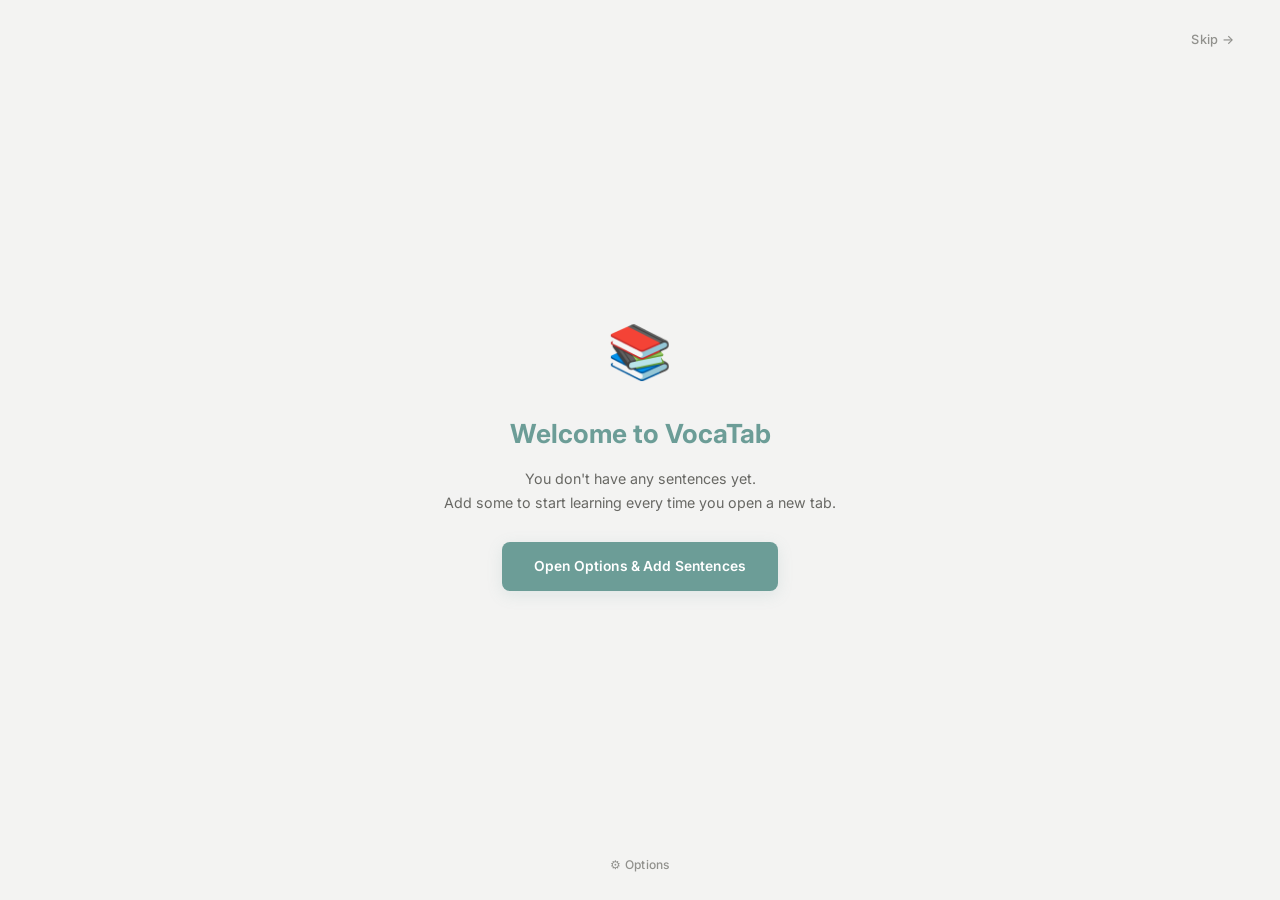
<file: new-tab/index.html>
<!DOCTYPE html>
<html lang="en">
<head>
  <meta charset="UTF-8">
  <meta name="viewport" content="width=device-width, initial-scale=1.0">
  <title>VocaTab — New Tab</title>
  <link rel="preconnect" href="https://fonts.googleapis.com">
  <link rel="preconnect" href="https://fonts.gstatic.com" crossorigin>
  <link href="https://fonts.googleapis.com/css2?family=Inter:wght@300;400;500;600;700;800&display=swap" rel="stylesheet">
  <link rel="stylesheet" href="quiz.css">
</head>
<body>
  <!-- ─── Skip Link ─── -->
  <a href="#" id="skip-link" class="skip-link" title="Open a blank new tab">Skip →</a>

  <!-- ─── Main Quiz Container ─── -->
  <main id="quiz-container" class="quiz-container">
    <!-- Streak badge -->
    <div id="streak-badge" class="streak-badge" style="display:none;">
      <span class="streak-icon">🔥</span>
      <span id="streak-count">0</span> day streak
    </div>

    <!-- Language label -->
    <p id="lang-label" class="lang-label"></p>

    <!-- Prompt card -->
    <div id="card" class="card">
      <p id="prompt-text" class="prompt-text"></p>
      <div id="answer-section" class="answer-section" style="display:none;">
        <div class="divider"></div>
        <p id="answer-text" class="answer-text"></p>
      </div>
    </div>

    <!-- Action buttons -->
    <div id="actions-reveal" class="actions">
      <button id="btn-reveal" class="btn btn-primary">Show Answer</button>
    </div>

    <div id="actions-grade" class="actions" style="display:none;">
      <button id="btn-correct" class="btn btn-success">Got it ✓</button>
      <button id="btn-missed" class="btn btn-danger">Missed it ✗</button>
    </div>

    <!-- Sentence count -->
    <p id="sentence-count" class="sentence-count"></p>
  </main>

  <!-- ─── Empty State ─── -->
  <div id="empty-state" class="empty-state" style="display:none;">
    <div class="empty-icon">📚</div>
    <h1>Welcome to VocaTab</h1>
    <p>You don't have any sentences yet.<br>Add some to start learning every time you open a new tab.</p>
    <a id="open-options" class="btn btn-primary" href="#">Open Options & Add Sentences</a>
  </div>

  <!-- ─── Footer ─── -->
  <footer class="footer">
    <a id="footer-options" href="#">⚙ Options</a>
  </footer>

  <script src="../shared/db.js"></script>
  <script src="quiz.js"></script>
</body>
</html>
</file>
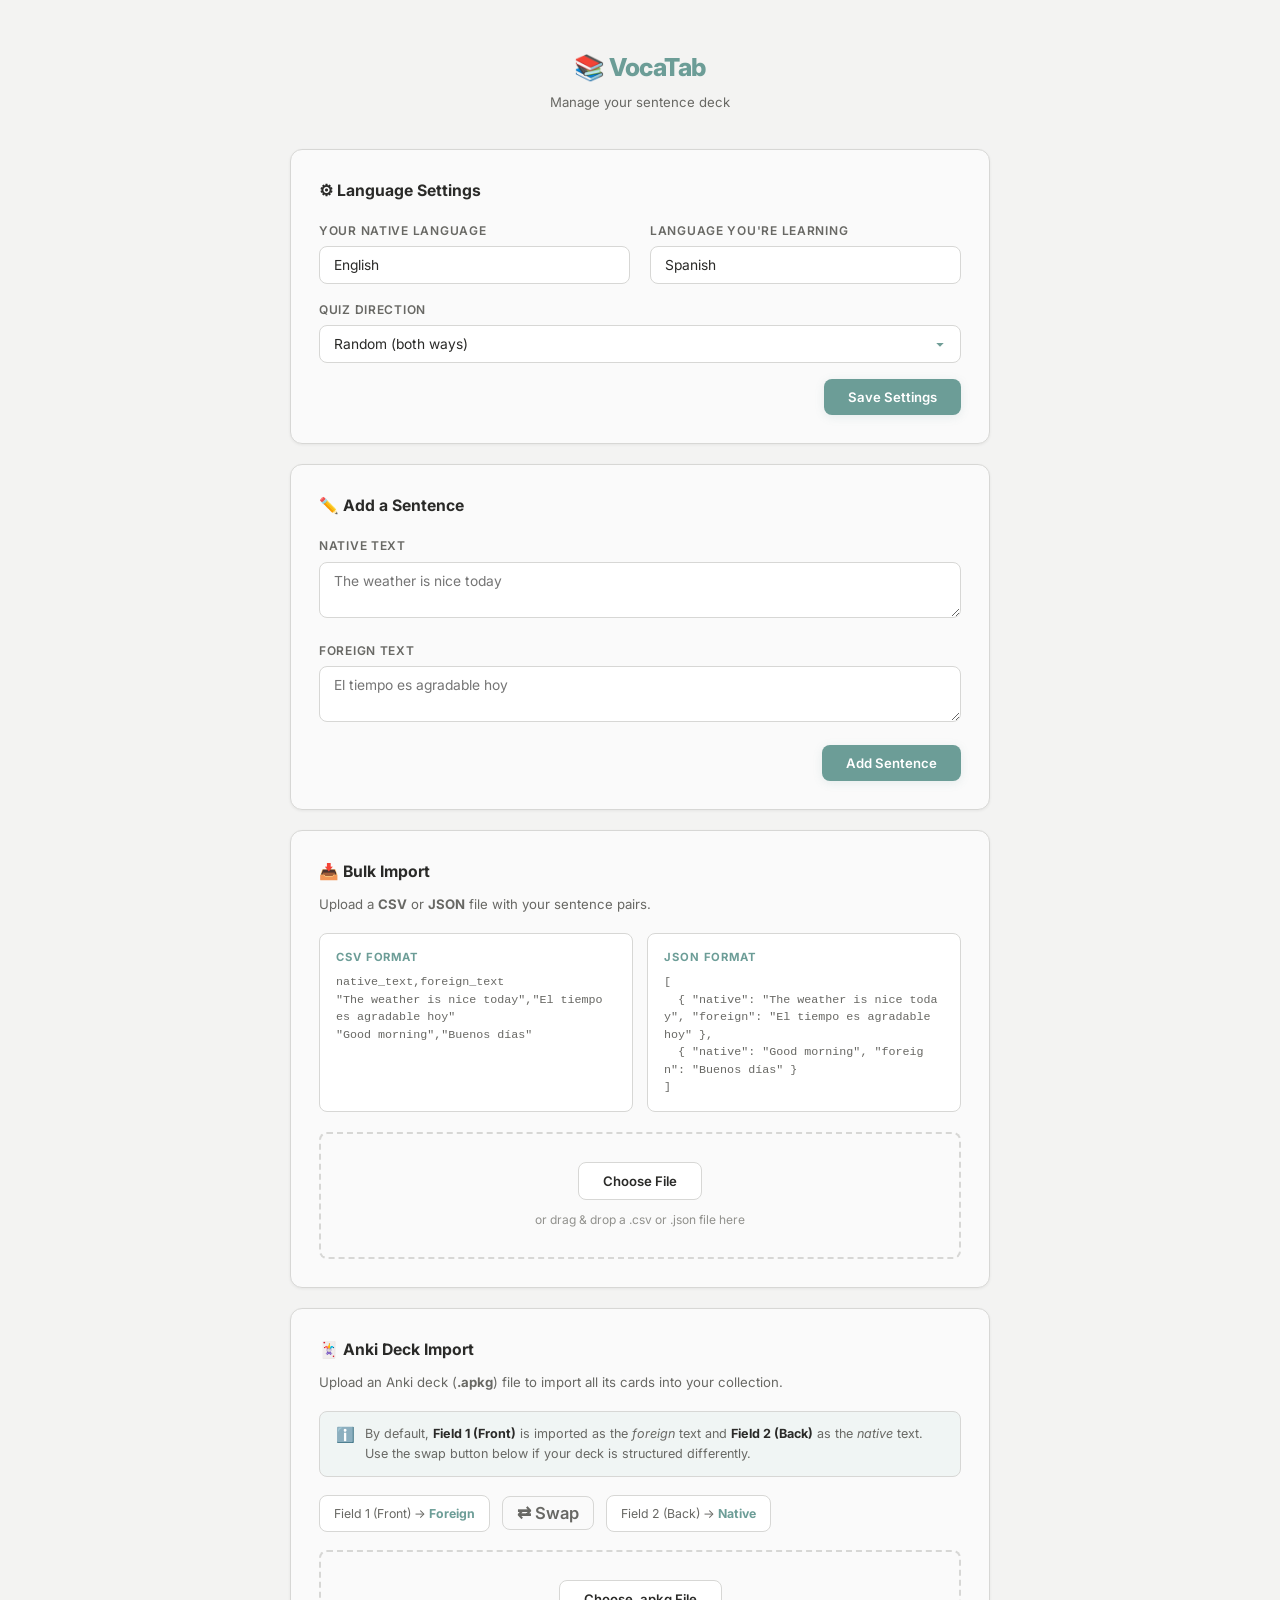
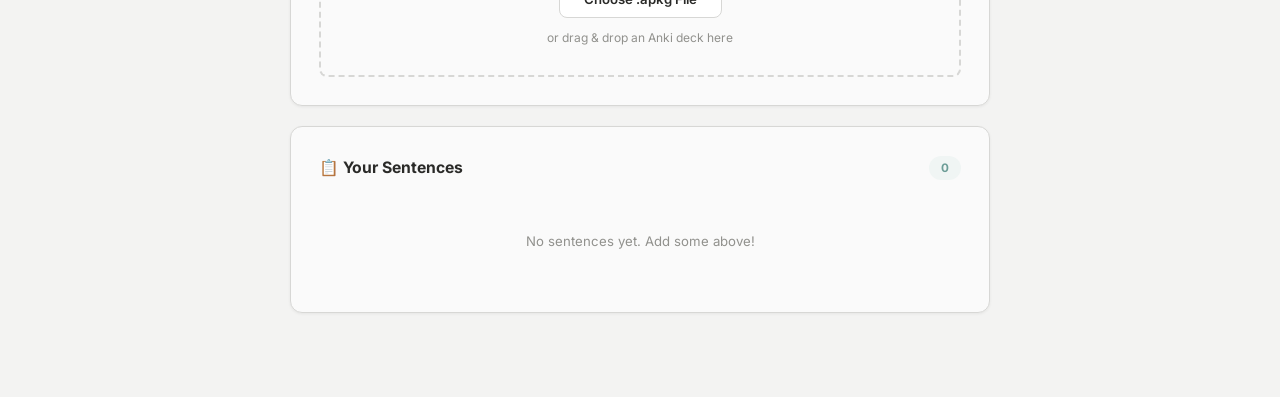
<file: options/index.html>
<!DOCTYPE html>
<html lang="en">
<head>
  <meta charset="UTF-8">
  <meta name="viewport" content="width=device-width, initial-scale=1.0">
  <title>VocaTab — Options</title>
  <link rel="preconnect" href="https://fonts.googleapis.com">
  <link rel="preconnect" href="https://fonts.gstatic.com" crossorigin>
  <link href="https://fonts.googleapis.com/css2?family=Inter:wght@300;400;500;600;700;800&display=swap" rel="stylesheet">
  <link rel="stylesheet" href="options.css">
</head>
<body>
  <div class="app">
    <!-- ─── Header ─── -->
    <header class="header">
      <div class="header-content">
        <h1 class="logo">📚 VocaTab</h1>
        <p class="subtitle">Manage your sentence deck</p>
      </div>
    </header>

    <div class="container">
      <!-- ─── Settings Panel ─── -->
      <section class="panel" id="settings-panel">
        <h2 class="panel-title">⚙ Language Settings</h2>
        <div class="settings-grid">
          <div class="field">
            <label for="native-lang">Your native language</label>
            <input type="text" id="native-lang" placeholder="English" autocomplete="off">
          </div>
          <div class="field">
            <label for="foreign-lang">Language you're learning</label>
            <input type="text" id="foreign-lang" placeholder="Spanish" autocomplete="off">
          </div>
          <div class="field">
            <label for="direction">Quiz direction</label>
            <select id="direction">
              <option value="random">Random (both ways)</option>
              <option value="native-to-foreign">Native → Foreign only</option>
              <option value="foreign-to-native">Foreign → Native only</option>
            </select>
          </div>
          <div class="field field-action">
            <button id="save-settings" class="btn btn-primary">Save Settings</button>
          </div>
        </div>
      </section>

      <!-- ─── Add Sentence ─── -->
      <section class="panel" id="add-panel">
        <h2 class="panel-title">✏️ Add a Sentence</h2>
        <form id="add-form" class="add-form">
          <div class="field">
            <label for="native-text">Native text</label>
            <textarea id="native-text" rows="2" placeholder="The weather is nice today"></textarea>
          </div>
          <div class="field">
            <label for="foreign-text">Foreign text</label>
            <textarea id="foreign-text" rows="2" placeholder="El tiempo es agradable hoy"></textarea>
          </div>
          <button type="submit" class="btn btn-primary">Add Sentence</button>
        </form>
        <div id="add-feedback" class="feedback" style="display:none;"></div>
      </section>

      <!-- ─── Import ─── -->
      <section class="panel" id="import-panel">
        <h2 class="panel-title">📥 Bulk Import</h2>
        <p class="panel-desc">Upload a <strong>CSV</strong> or <strong>JSON</strong> file with your sentence pairs.</p>

        <div class="format-specs">
          <div class="format-spec">
            <h3>CSV Format</h3>
            <pre><code>native_text,foreign_text
"The weather is nice today","El tiempo es agradable hoy"
"Good morning","Buenos días"</code></pre>
          </div>
          <div class="format-spec">
            <h3>JSON Format</h3>
            <pre><code>[
  { "native": "The weather is nice today", "foreign": "El tiempo es agradable hoy" },
  { "native": "Good morning", "foreign": "Buenos días" }
]</code></pre>
          </div>
        </div>

        <div class="import-zone" id="import-zone">
          <input type="file" id="file-input" accept=".csv,.json" hidden>
          <button id="import-btn" class="btn btn-secondary">Choose File</button>
          <p class="import-hint">or drag & drop a .csv or .json file here</p>
        </div>

        <div id="import-progress" class="progress-bar" style="display:none;">
          <div id="import-progress-fill" class="progress-fill"></div>
        </div>
        <div id="import-feedback" class="feedback" style="display:none;"></div>
      </section>

      <!-- ─── Anki Deck Import ─── -->
      <section class="panel" id="anki-panel">
        <h2 class="panel-title">🃏 Anki Deck Import</h2>
        <p class="panel-desc">Upload an Anki deck (<strong>.apkg</strong>) file to import all its cards into your collection.</p>

        <div class="anki-info-notice" id="anki-info-notice">
          <span class="anki-info-icon">ℹ️</span>
          <div class="anki-info-text">
            By default, <strong>Field 1 (Front)</strong> is imported as the <em>foreign</em> text and
            <strong>Field 2 (Back)</strong> as the <em>native</em> text. Use the swap button below if your deck is structured differently.
          </div>
        </div>

        <div class="anki-field-order" id="anki-field-order">
          <div class="field-mapping">
            <span class="field-tag" id="field-1-label">Field 1 (Front) → <strong>Foreign</strong></span>
            <button type="button" class="btn btn-ghost swap-btn" id="anki-swap-btn" title="Swap field mapping">⇄ Swap</button>
            <span class="field-tag" id="field-2-label">Field 2 (Back) → <strong>Native</strong></span>
          </div>
        </div>

        <div class="import-zone" id="anki-import-zone">
          <input type="file" id="anki-file-input" accept=".apkg" hidden>
          <button id="anki-import-btn" class="btn btn-secondary">Choose .apkg File</button>
          <p class="import-hint">or drag & drop an Anki deck here</p>
        </div>

        <div id="anki-progress" class="progress-bar" style="display:none;">
          <div id="anki-progress-fill" class="progress-fill"></div>
        </div>
        <div id="anki-feedback" class="feedback" style="display:none;"></div>
      </section>

      <!-- ─── Sentence List ─── -->
      <section class="panel" id="list-panel">
        <div class="panel-header-row">
          <h2 class="panel-title">📋 Your Sentences</h2>
          <span id="total-count" class="badge">0</span>
        </div>
        <div id="sentence-list" class="sentence-list">
          <p class="empty-list-msg" id="empty-list-msg">No sentences yet. Add some above!</p>
        </div>
        <div id="pagination" class="pagination" style="display:none;">
          <button id="prev-page" class="btn btn-ghost" disabled>← Prev</button>
          <span id="page-info" class="page-info"></span>
          <button id="next-page" class="btn btn-ghost">Next →</button>
        </div>
      </section>
    </div>

    <!-- Toast -->
    <div id="toast" class="toast" style="display:none;"></div>
  </div>

  <script src="../lib/jszip.min.js"></script>
  <script src="../lib/fzstd.min.js"></script>
  <script src="../lib/sql-wasm.js"></script>
  <script src="../shared/db.js"></script>
  <script src="options.js"></script>
</body>
</html>
</file>
<file: new-tab/quiz.css>
/* ═══════════════════════════════════════════════════════════
   VocaTab — New Tab Quiz Styles
   ═══════════════════════════════════════════════════════════ */

@import url('../shared/globals.css');

html, body {
  height: 100%;
  overflow: hidden;
}

body {
  display: flex;
  flex-direction: column;
  align-items: center;
  justify-content: center;
}

/* ─── Skip Link ─── */
.skip-link {
  position: fixed;
  top: 24px;
  right: 32px;
  color: var(--text-muted);
  text-decoration: none;
  font-size: 0.85rem;
  font-weight: 500;
  letter-spacing: 0.02em;
  padding: 6px 14px;
  border-radius: var(--radius-sm);
  transition: color var(--transition), background var(--transition);
}

.skip-link:hover {
  color: var(--text);
  background: var(--accent-subtle);
}

/* ─── Quiz Container ─── */
.quiz-container {
  display: flex;
  flex-direction: column;
  align-items: center;
  gap: 28px;
  width: 100%;
  max-width: 620px;
  padding: 0 24px;
  animation: fadeInUp 0.5s ease both;
}

@keyframes fadeInUp {
  from { opacity: 0; transform: translateY(18px); }
  to   { opacity: 1; transform: translateY(0); }
}

/* ─── Streak Badge ─── */
.streak-badge {
  display: inline-flex;
  align-items: center;
  gap: 6px;
  background: var(--warning-bg);
  border: 1px solid hsla(40, 92%, 56%, 0.2);
  padding: 6px 16px;
  border-radius: 999px;
  font-size: 0.82rem;
  font-weight: 600;
  color: var(--warning);
  letter-spacing: 0.02em;
}

.streak-icon {
  font-size: 1rem;
}

/* ─── Language Label ─── */
.lang-label {
  font-size: 0.78rem;
  font-weight: 500;
  text-transform: uppercase;
  letter-spacing: 0.12em;
  color: var(--text-dim);
}

/* ─── Card ─── */
.card {
  width: 100%;
  background: var(--card-bg);
  border: 1px solid var(--card-border);
  border-radius: var(--radius);
  box-shadow: var(--card-shadow);
  padding: 48px 40px;
  text-align: center;
  transition: box-shadow var(--transition);
}

.prompt-text {
  font-size: 1.55rem;
  font-weight: 600;
  line-height: 1.5;
  color: var(--text);
}

.divider {
  width: 48px;
  height: 2px;
  background: var(--accent);
  border-radius: 2px;
  margin: 28px auto;
  opacity: 0.5;
}

.answer-text {
  font-size: 1.35rem;
  font-weight: 400;
  line-height: 1.5;
  color: var(--accent);
  animation: fadeIn 0.35s ease both;
}

@keyframes fadeIn {
  from { opacity: 0; transform: translateY(6px); }
  to   { opacity: 1; transform: translateY(0); }
}

/* ─── Buttons ─── */
.actions {
  display: flex;
  gap: 14px;
  flex-wrap: wrap;
  justify-content: center;
}

.btn {
  font-family: inherit;
  font-size: 0.92rem;
  font-weight: 600;
  border: none;
  border-radius: var(--radius-sm);
  padding: 13px 32px;
  cursor: pointer;
  transition: background var(--transition), color var(--transition), box-shadow var(--transition), transform var(--transition);
  letter-spacing: 0.01em;
}

.btn:active {
  transform: scale(0.97);
}

.btn-primary {
  background: var(--accent);
  color: #fff;
  box-shadow: 0 4px 16px var(--accent-glow);
}

.btn-primary:hover {
  background: var(--accent-hover);
  box-shadow: 0 6px 24px var(--accent-glow);
}

.btn-success {
  background: var(--success-bg);
  color: var(--success);
  border: 1px solid hsla(152, 56%, 48%, 0.2);
}

.btn-success:hover {
  background: hsla(152, 56%, 48%, 0.2);
}

.btn-danger {
  background: var(--danger-bg);
  color: var(--danger);
  border: 1px solid hsla(0, 72%, 56%, 0.2);
}

.btn-danger:hover {
  background: hsla(0, 72%, 56%, 0.2);
}

/* ─── Sentence Count ─── */
.sentence-count {
  font-size: 0.75rem;
  color: var(--text-dim);
  letter-spacing: 0.04em;
}

/* ─── Empty State ─── */
.empty-state {
  text-align: center;
  max-width: 460px;
  padding: 0 24px;
  animation: fadeInUp 0.5s ease both;
}

.empty-icon {
  font-size: 3.5rem;
  margin-bottom: 20px;
}

.empty-state h1 {
  font-size: 1.75rem;
  font-weight: 700;
  margin-bottom: 12px;
  color: var(--accent);
}

.empty-state p {
  color: var(--text-dim);
  line-height: 1.65;
  margin-bottom: 28px;
  font-size: 0.95rem;
}

.empty-state .btn {
  text-decoration: none;
  display: inline-block;
}

/* ─── Footer ─── */
.footer {
  position: fixed;
  bottom: 24px;
  left: 50%;
  transform: translateX(-50%);
}

.footer a {
  color: var(--text-muted);
  text-decoration: none;
  font-size: 0.8rem;
  font-weight: 500;
  letter-spacing: 0.02em;
  padding: 6px 14px;
  border-radius: var(--radius-sm);
  transition: color var(--transition), background var(--transition);
}

.footer a:hover {
  color: var(--text);
  background: var(--accent-subtle);
}

/* ─── Responsive ─── */
@media (max-width: 500px) {
  .card {
    padding: 32px 24px;
  }

  .prompt-text {
    font-size: 1.25rem;
  }

  .answer-text {
    font-size: 1.1rem;
  }
}
</file>
<file: options/options.css>
/* ═══════════════════════════════════════════════════════════
   VocaTab — Options Page Styles
   ═══════════════════════════════════════════════════════════ */

@import url('../shared/globals.css');

body {
  min-height: 100vh;
}

/* ─── Layout ─── */
.app {
  max-width: 740px;
  margin: 0 auto;
  padding: 0 20px 64px;
}

/* ─── Header ─── */
.header {
  padding: 48px 0 36px;
  text-align: center;
}

.logo {
  font-size: 1.65rem;
  font-weight: 800;
  color: var(--accent);
  letter-spacing: -0.02em;
}

.subtitle {
  color: var(--text-dim);
  font-size: 0.88rem;
  margin-top: 4px;
}

/* ─── Panel ─── */
.panel {
  background: var(--bg-surface);
  border: 1px solid var(--border);
  border-radius: var(--radius);
  padding: 28px;
  margin-bottom: 20px;
  box-shadow: var(--shadow-sm);
  animation: fadeIn 0.35s ease both;
}

.panel:nth-child(2) { animation-delay: 0.05s; }
.panel:nth-child(3) { animation-delay: 0.10s; }
.panel:nth-child(4) { animation-delay: 0.15s; }
.panel:nth-child(5) { animation-delay: 0.20s; }
.panel:nth-child(6) { animation-delay: 0.25s; }

@keyframes fadeIn {
  from { opacity: 0; transform: translateY(10px); }
  to   { opacity: 1; transform: translateY(0); }
}

/* ─── Anki Import ─── */
.anki-info-notice {
  display: flex;
  align-items: flex-start;
  gap: 10px;
  background: var(--accent-subtle);
  border: 1px solid var(--border);
  border-radius: var(--radius-sm);
  padding: 12px 16px;
  margin-bottom: 18px;
  font-size: 0.84rem;
  line-height: 1.55;
  color: var(--text-dim);
}

.anki-info-icon {
  flex-shrink: 0;
  font-size: 1rem;
  line-height: 1.4;
}

.anki-info-text strong {
  color: var(--text);
}

.anki-field-order {
  margin-bottom: 18px;
}

.field-mapping {
  display: flex;
  align-items: center;
  gap: 12px;
  flex-wrap: wrap;
}

.field-tag {
  background: var(--bg-elevated);
  border: 1px solid var(--border);
  border-radius: var(--radius-sm);
  padding: 8px 14px;
  font-size: 0.82rem;
  color: var(--text-dim);
  white-space: nowrap;
}

.field-tag strong {
  color: var(--accent);
}

.swap-btn {
  font-size: 1.1rem !important;
  padding: 6px 14px !important;
  border: 1px solid var(--border) !important;
  border-radius: var(--radius-sm) !important;
  transition: transform var(--transition), border-color var(--transition), color var(--transition);
}

.swap-btn:hover {
  border-color: var(--accent) !important;
  color: var(--accent) !important;
  transform: scale(1.08);
}

.panel-title {
  font-size: 1.05rem;
  font-weight: 700;
  margin-bottom: 18px;
  color: var(--text);
}

.panel-desc {
  color: var(--text-dim);
  font-size: 0.88rem;
  margin-bottom: 18px;
  margin-top: -8px;
}

.panel-header-row {
  display: flex;
  align-items: center;
  justify-content: space-between;
  margin-bottom: 18px;
}

.panel-header-row .panel-title {
  margin-bottom: 0;
}

/* ─── Badge ─── */
.badge {
  background: var(--accent-subtle);
  color: var(--accent);
  font-size: 0.78rem;
  font-weight: 700;
  padding: 3px 12px;
  border-radius: 999px;
}

/* ─── Form Fields ─── */
.field {
  margin-bottom: 16px;
}

.field label {
  display: block;
  font-size: 0.8rem;
  font-weight: 600;
  text-transform: uppercase;
  letter-spacing: 0.06em;
  color: var(--text-dim);
  margin-bottom: 6px;
}

.field input,
.field textarea,
.field select {
  width: 100%;
  background: var(--bg-elevated);
  border: 1px solid var(--border);
  border-radius: var(--radius-sm);
  color: var(--text);
  font-family: inherit;
  font-size: 0.92rem;
  padding: 10px 14px;
  transition: border-color var(--transition), box-shadow var(--transition);
  outline: none;
}

.field input:focus,
.field textarea:focus,
.field select:focus {
  border-color: var(--border-focus);
  box-shadow: 0 0 0 3px var(--accent-glow);
}

.field textarea {
  resize: vertical;
  min-height: 56px;
}

.field select {
  cursor: pointer;
  appearance: none;
  background-image: url("data:image/svg+xml,%3Csvg xmlns='http://www.w3.org/2000/svg' width='12' height='12' fill='%23709e97' viewBox='0 0 16 16'%3E%3Cpath d='M8 11.5l-5-5h10z'/%3E%3C/svg%3E");
  background-repeat: no-repeat;
  background-position: right 14px center;
  padding-right: 36px;
}

/* ─── Settings Grid ─── */
.settings-grid {
  display: grid;
  grid-template-columns: 1fr 1fr;
  gap: 0 20px;
}

.settings-grid .field:nth-child(3) {
  grid-column: 1 / -1;
}

.field-action {
  grid-column: 1 / -1;
  display: flex;
  justify-content: flex-end;
  margin-bottom: 0;
}

/* ─── Buttons ─── */
.btn {
  font-family: inherit;
  font-size: 0.88rem;
  font-weight: 600;
  border: none;
  border-radius: var(--radius-sm);
  padding: 10px 24px;
  cursor: pointer;
  transition: background var(--transition), color var(--transition), box-shadow var(--transition), transform var(--transition);
  display: inline-flex;
  align-items: center;
  gap: 6px;
}

.btn:active {
  transform: scale(0.97);
}

.btn-primary {
  background: var(--accent);
  color: #fff;
  box-shadow: 0 2px 10px var(--accent-glow);
}

.btn-primary:hover {
  background: var(--accent-hover);
  box-shadow: 0 4px 16px var(--accent-glow);
}

.btn-secondary {
  background: var(--bg-elevated);
  color: var(--text);
  border: 1px solid var(--border);
}

.btn-secondary:hover {
  border-color: var(--accent);
  color: var(--accent);
}

.btn-ghost {
  background: transparent;
  color: var(--text-dim);
  padding: 8px 16px;
}

.btn-ghost:hover {
  color: var(--text);
  background: var(--accent-subtle);
}

.btn-ghost:disabled {
  opacity: 0.3;
  cursor: not-allowed;
}

.btn-delete {
  background: transparent;
  color: var(--text-muted);
  font-size: 0.8rem;
  padding: 6px 12px;
  border-radius: var(--radius-sm);
  border: none;
  cursor: pointer;
  transition: color var(--transition), background var(--transition);
}

.btn-delete:hover {
  color: var(--danger);
  background: var(--danger-bg);
}

/* ─── Add Form ─── */
.add-form {
  display: flex;
  flex-direction: column;
}

.add-form .btn {
  align-self: flex-end;
}

/* ─── Format Specs ─── */
.format-specs {
  display: grid;
  grid-template-columns: 1fr 1fr;
  gap: 14px;
  margin-bottom: 20px;
}

.format-spec {
  background: var(--bg-elevated);
  border: 1px solid var(--border);
  border-radius: var(--radius-sm);
  padding: 14px 16px;
}

.format-spec h3 {
  font-size: 0.75rem;
  font-weight: 700;
  text-transform: uppercase;
  letter-spacing: 0.08em;
  color: var(--accent);
  margin-bottom: 8px;
}

.format-spec pre {
  font-size: 0.78rem;
  color: var(--text-dim);
  line-height: 1.5;
  overflow-x: auto;
  white-space: pre-wrap;
  word-break: break-all;
}

/* ─── Import Zone ─── */
.import-zone {
  border: 2px dashed var(--border);
  border-radius: var(--radius-sm);
  padding: 28px;
  text-align: center;
  transition: border-color var(--transition), background var(--transition);
}

.import-zone.drag-over {
  border-color: var(--accent);
  background: var(--accent-subtle);
}

.import-hint {
  color: var(--text-muted);
  font-size: 0.8rem;
  margin-top: 10px;
}

/* ─── Progress Bar ─── */
.progress-bar {
  height: 4px;
  background: var(--bg-elevated);
  border-radius: 2px;
  margin-top: 14px;
  overflow: hidden;
}

.progress-fill {
  height: 100%;
  background: var(--accent);
  border-radius: 2px;
  width: 0%;
  transition: width 0.3s ease;
}

/* ─── Feedback ─── */
.feedback {
  margin-top: 14px;
  padding: 12px 16px;
  border-radius: var(--radius-sm);
  font-size: 0.85rem;
  line-height: 1.5;
}

.feedback.success {
  background: var(--success-bg);
  border: 1px solid hsla(152, 56%, 48%, 0.2);
  color: var(--success);
}

.feedback.error {
  background: var(--danger-bg);
  border: 1px solid hsla(0, 72%, 56%, 0.2);
  color: var(--danger);
}

.feedback.warning {
  background: var(--warning-bg);
  border: 1px solid hsla(40, 92%, 56%, 0.2);
  color: var(--warning);
}

/* ─── Sentence List ─── */
.sentence-list {
  max-height: 500px;
  overflow-y: auto;
}

.sentence-list::-webkit-scrollbar {
  width: 4px;
}

.sentence-list::-webkit-scrollbar-thumb {
  background: var(--scrollbar-thumb);
  border-radius: 2px;
}

.empty-list-msg {
  color: var(--text-muted);
  text-align: center;
  padding: 32px 0;
  font-size: 0.88rem;
}

.sentence-item {
  display: flex;
  align-items: center;
  justify-content: space-between;
  padding: 12px 14px;
  border-radius: var(--radius-sm);
  transition: background var(--transition);
  gap: 12px;
}

.sentence-item:hover {
  background: var(--accent-subtle);
}

.sentence-item + .sentence-item {
  border-top: 1px solid var(--border);
}

.sentence-texts {
  flex: 1;
  min-width: 0;
}

.sentence-native {
  font-size: 0.9rem;
  color: var(--text);
  white-space: nowrap;
  overflow: hidden;
  text-overflow: ellipsis;
}

.sentence-foreign {
  font-size: 0.82rem;
  color: var(--text-dim);
  white-space: nowrap;
  overflow: hidden;
  text-overflow: ellipsis;
  margin-top: 2px;
}

/* ─── Pagination ─── */
.pagination {
  display: flex;
  align-items: center;
  justify-content: center;
  gap: 16px;
  margin-top: 16px;
}

.page-info {
  font-size: 0.8rem;
  color: var(--text-muted);
}

/* ─── Toast ─── */
.toast {
  position: fixed;
  bottom: 28px;
  left: 50%;
  transform: translateX(-50%) translateY(20px);
  background: var(--bg-elevated);
  border: 1px solid var(--border);
  color: var(--text);
  padding: 12px 24px;
  border-radius: var(--radius-sm);
  font-size: 0.88rem;
  font-weight: 500;
  box-shadow: var(--shadow-lg);
  opacity: 0;
  transition: all 0.3s ease;
  z-index: 100;
}

.toast.show {
  display: block !important;
  opacity: 1;
  transform: translateX(-50%) translateY(0);
}

/* ─── Responsive ─── */
@media (max-width: 600px) {
  .settings-grid {
    grid-template-columns: 1fr;
  }

  .format-specs {
    grid-template-columns: 1fr;
  }

  .panel {
    padding: 20px 18px;
  }
}
</file>
